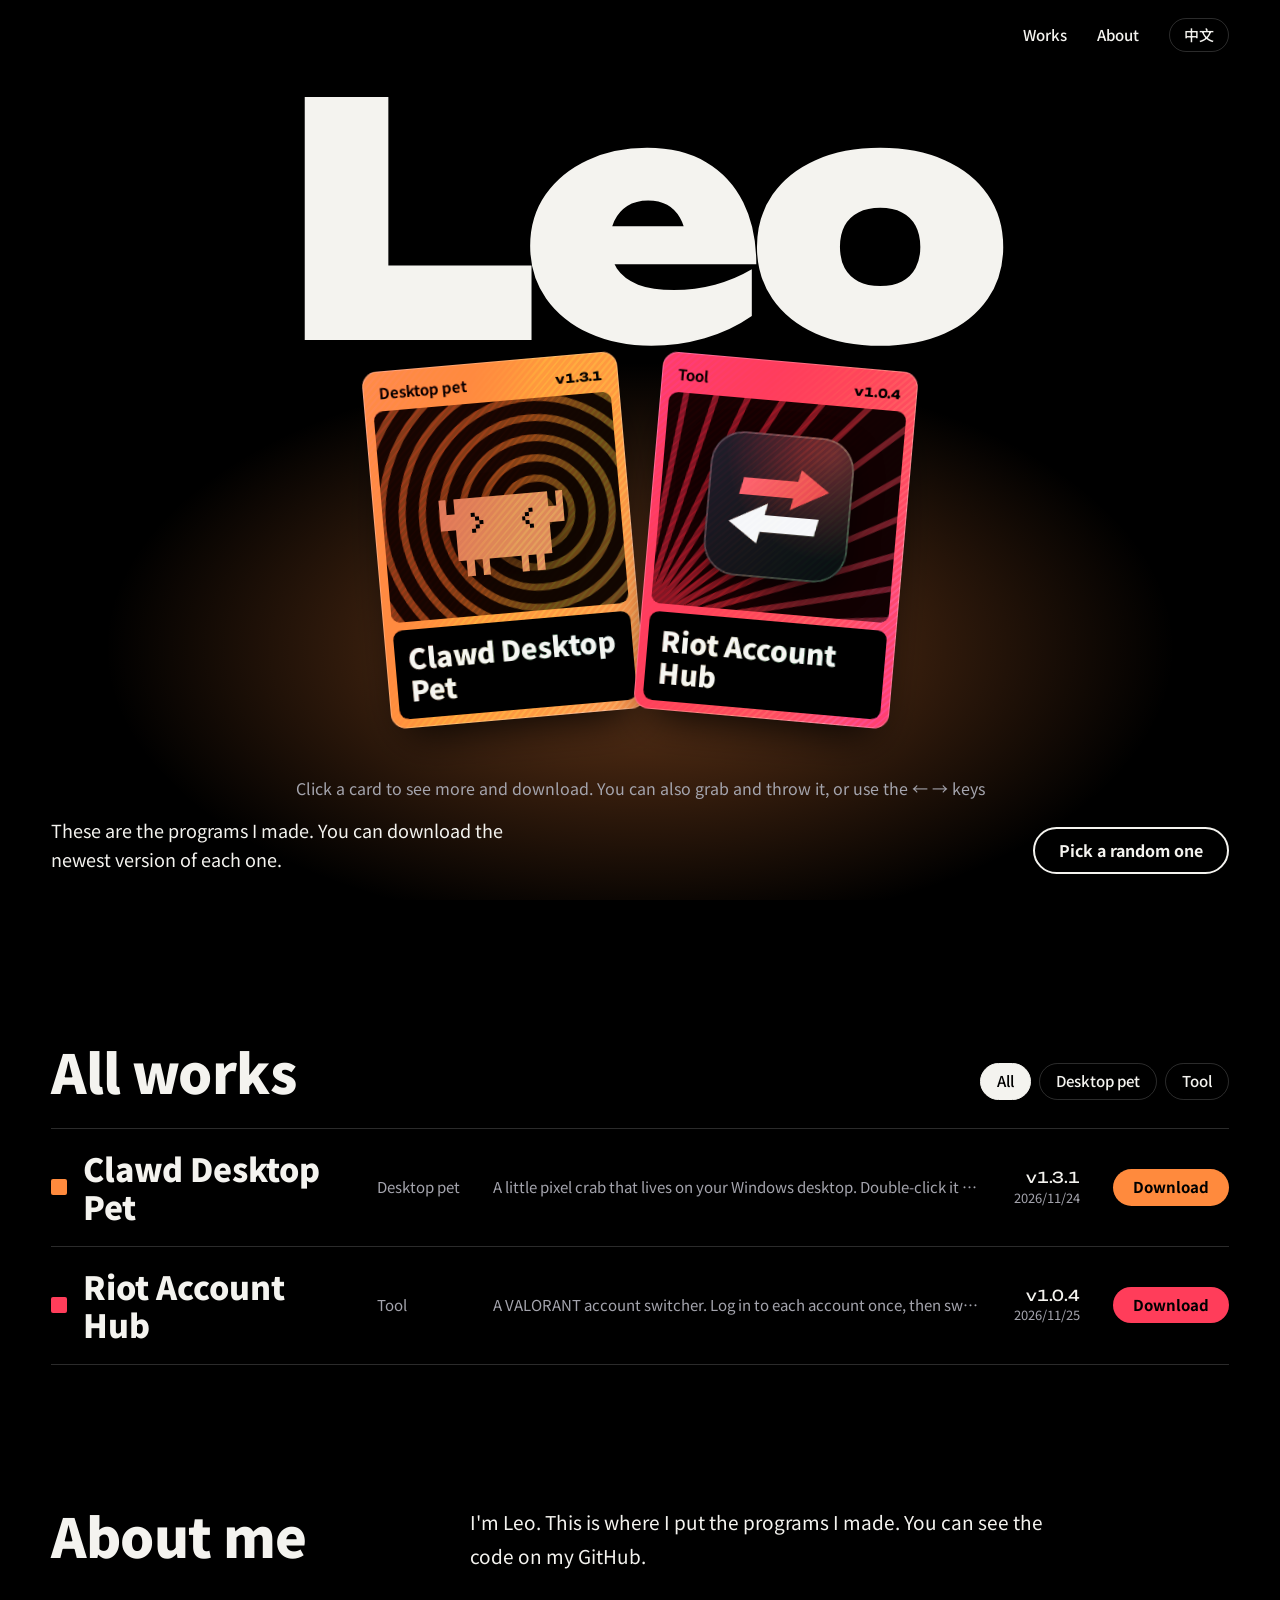
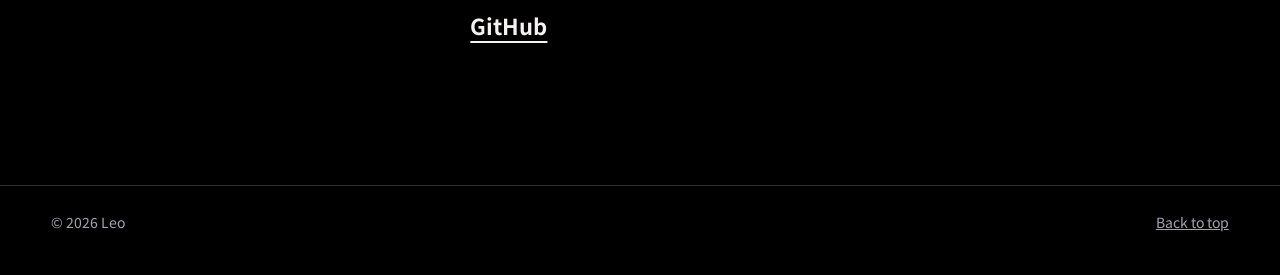
<file: index.html>
<!doctype html>
<html lang="zh-Hant">
<head>
  <meta charset="utf-8">
  <meta name="viewport" content="width=device-width, initial-scale=1">
  <title>作品集</title>
  <meta name="description" content="個人作品集：每個作品的介紹和最新版下載。">
  <link rel="preconnect" href="https://fonts.googleapis.com">
  <link rel="preconnect" href="https://fonts.gstatic.com" crossorigin>
  <link href="https://fonts.googleapis.com/css2?family=Noto+Sans+TC:wght@400..900&family=Unbounded:wght@200..900&display=swap" rel="stylesheet">
  <!-- 後面的 ?v=數字：改了 style.css、data.js 或 site.js 之後，把那一行的數字加 1，大家的瀏覽器才會馬上拿到新的檔案 -->
  <link rel="stylesheet" href="css/style.css?v=6">
  <script src="data.js?v=6" defer blocking="render"></script>
  <script src="js/site.js?v=6" defer blocking="render"></script>
</head>
<body>

  <p class="demo" id="demo" hidden></p>

  <!-- 首頁和作品頁都在這個檔案裡。網址後面有 #作品代號 的時候顯示作品頁，沒有就顯示首頁 -->

  <!-- 首頁 -->
  <div class="view" data-view="home">
    <header class="hero" id="top">
      <nav class="top">
        <span></span>
        <div class="top__links">
          <a href="#works" data-t="navWorks">作品</a>
          <a href="#about" data-t="navAbout">關於</a>
          <button class="lang" type="button">English</button>
        </div>
      </nav>

      <h1 class="hero__name" id="name"></h1>

      <div class="hand" id="hand"></div>

      <p class="hero__cap" id="cap"></p>

      <div class="hero__foot">
        <p class="hero__intro" id="intro"></p>
        <button class="draw" id="draw" type="button" data-t="draw">隨機抽一張</button>
      </div>
    </header>

    <main>
      <section class="index" id="works">
        <div class="index__head">
          <h2 data-t="allWorks">全部作品</h2>
          <div class="chips" id="chips"></div>
        </div>
        <ul class="rows" id="rows"></ul>
      </section>

      <section class="about" id="about">
        <h2 data-t="aboutMe">關於我</h2>
        <div class="about__text" id="aboutText"></div>
      </section>
    </main>
  </div>

  <!-- 作品頁 -->
  <div class="view" data-view="work" hidden>
    <header class="top top--bar">
      <a class="top__home" href="#top" id="home"></a>
      <nav class="top__links">
        <a href="#works" data-t="allWorks">全部作品</a>
        <a href="#about" data-t="navAbout">關於</a>
        <button class="lang" type="button">English</button>
      </nav>
    </header>

    <main id="app"></main>
  </div>

  <footer class="foot" id="foot"></footer>

  <noscript><p class="none">這個網站需要開啟 JavaScript 才看得到內容。</p></noscript>
</body>
</html>
</file>
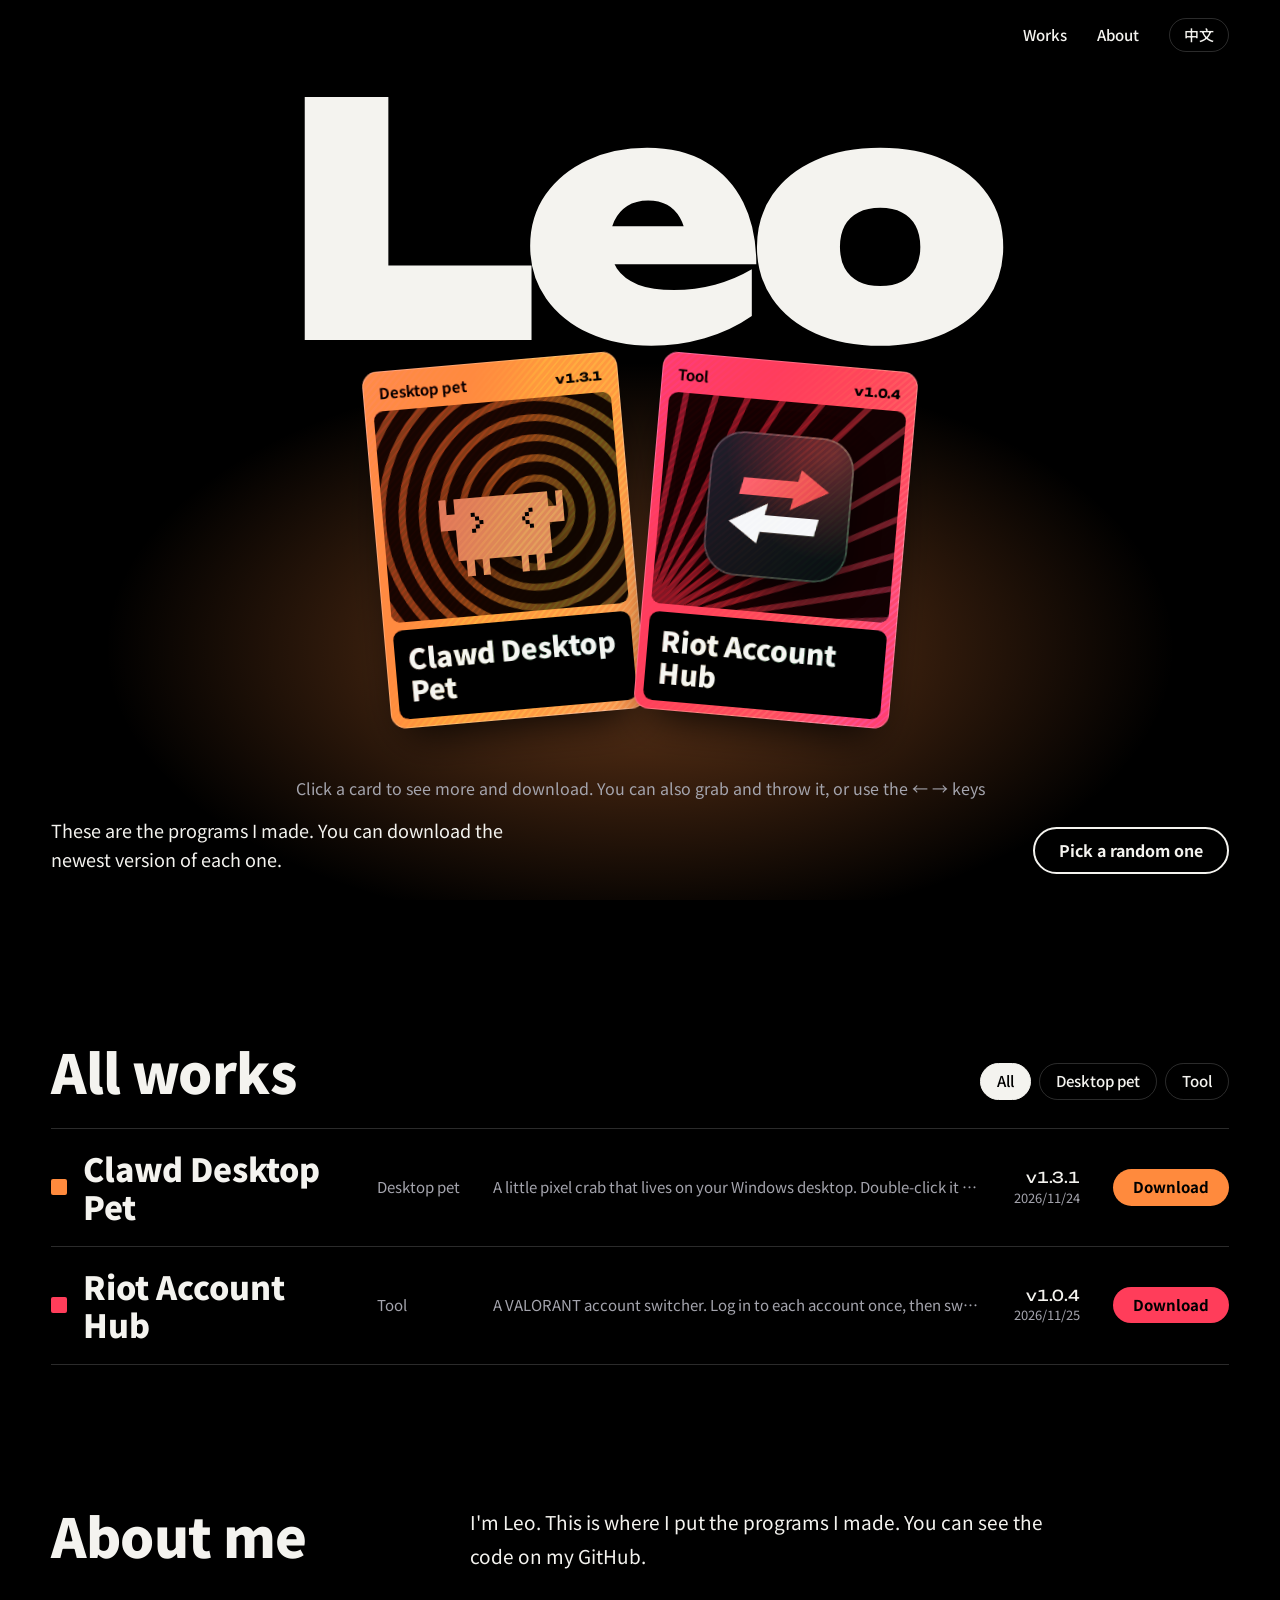
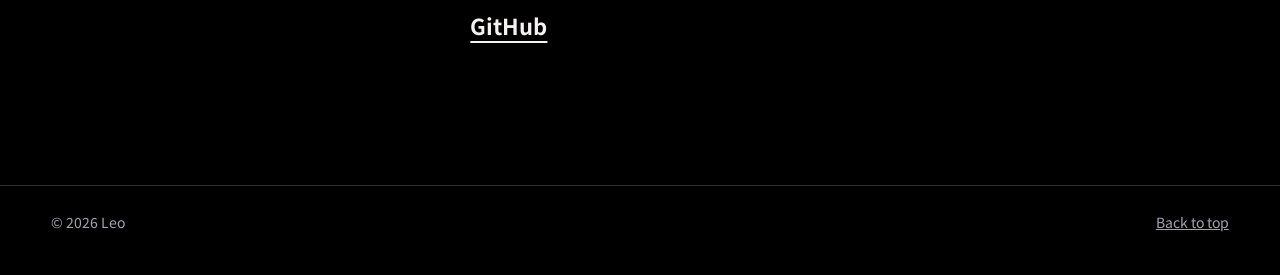
<file: work.html>
<!doctype html>
<html lang="zh-Hant">
<head>
  <meta charset="utf-8">
  <meta name="viewport" content="width=device-width, initial-scale=1">
  <title>作品</title>
  <script>
    // 作品頁現在放在 index.html 裡了。
    // 舊的網址（work.html?id=作品代號）會自動轉到新的網址（index.html#作品代號）。
    var id = new URLSearchParams(location.search).get("id");
    location.replace("./" + (id ? "#" + encodeURIComponent(id) : ""));
  </script>
</head>
<body style="margin:0;padding:40px 20px;background:#000;color:#f4f3ef;font-family:sans-serif">
  <p><a href="./" style="color:inherit">回首頁 / Home</a></p>
</body>
</html>
</file>
<file: css/style.css>
/* ============================================================
   整個網站的外觀。平常不用改這個檔案。
   想換顏色的話，改 data.js 裡每個作品的 color 就好。
   ============================================================ */

@property --c    { syntax: "<color>"; inherits: true; initial-value: #ffffff; }

*, *::before, *::after { box-sizing: border-box; }
[hidden] { display: none !important; }

:root {
  --bg: #000000;
  --ink: #f4f3ef;
  --dim: #a4a4ad;
  --line: rgb(255 255 255 / .17);
  --c: #ffffff;
  --on-c: #000000;
  --display: "Unbounded", "Noto Sans TC", "PingFang TC", "Microsoft JhengHei", sans-serif;
  --text: "Noto Sans TC", "PingFang TC", "Microsoft JhengHei", system-ui, sans-serif;
  --gutter: clamp(16px, 4vw, 56px);
  --ease: cubic-bezier(.2, .8, .2, 1);
  color-scheme: dark;
}

html { -webkit-text-size-adjust: 100%; scroll-behavior: smooth; }

body {
  margin: 0;
  background: var(--bg);
  color: var(--ink);
  font: 400 17px/1.75 var(--text);
  overflow-x: clip;
  -webkit-font-smoothing: antialiased;
}

h1, h2, p, ul, ol { margin: 0; }
a { color: inherit; }
button { font: inherit; }
img { max-width: 100%; }

:focus-visible { outline: 3px solid var(--ink); outline-offset: 4px; border-radius: 6px; }

.num { font-family: var(--display); font-variant-numeric: tabular-nums; letter-spacing: -.02em; }
.sr  { position: absolute; width: 1px; height: 1px; overflow: hidden; clip-path: inset(50%); white-space: nowrap; }

main h2 {
  font-size: clamp(30px, 4.2vw, 56px);
  font-weight: 900;
  line-height: 1.1;
  letter-spacing: -.01em;
}

/* ---------- 範例資料提示 ---------- */

.demo {
  background: var(--ink);
  color: #000;
  font-size: 14px;
  font-weight: 500;
  line-height: 1.5;
  text-align: center;
  padding: 7px var(--gutter);
}

/* ---------- 最上面的選單 ---------- */

.top {
  display: flex;
  justify-content: space-between;
  align-items: center;
  gap: 16px;
  padding: 18px 0;
  font-size: 15px;
  font-weight: 500;
}
.top--bar { padding-inline: var(--gutter); }
.top__links { display: flex; align-items: center; gap: clamp(14px, 2.4vw, 30px); }
.top a { text-decoration: none; }
.top a:hover {
  text-decoration: underline;
  text-decoration-thickness: 2px;
  text-underline-offset: 6px;
  text-decoration-color: var(--c);
}
.top__home { font: 700 18px/1 var(--display); letter-spacing: -.03em; }

.lang {
  color: inherit;
  background: none;
  border: 1.5px solid var(--line);
  border-radius: 999px;
  padding: 3px 14px;
  cursor: pointer;
}
@media (hover: hover) { .lang:hover { border-color: var(--ink); } }

/* 手指比較好點：把可以點的範圍加大一圈，外觀不變 */
.top a, .lang, .foot a, .ver__dl, .work__src a { position: relative; }
.top a::after, .lang::after, .foot a::after, .ver__dl::after, .work__src a::after {
  content: "";
  position: absolute;
  inset: -10px -6px;
}

/* ---------- 首頁第一個畫面 ---------- */

.hero {
  position: relative;
  z-index: 2;
  isolation: isolate;
  display: grid;
  grid-template-rows: auto auto 1fr auto auto;
  min-height: 100svh;
  padding: 0 var(--gutter) 26px;
  transition: --c .7s;
}
.hero::before,
.hero::after {
  content: "";
  position: absolute;
  inset: 0;
  z-index: -1;
  pointer-events: none;
}
/* 卡片下面那一灘光：顏色跟著選到的作品變 */
.hero::before {
  background: radial-gradient(58% 44% at 50% 72%, color-mix(in oklab, var(--c) 42%, transparent), transparent 72%);
}
/* 跟著游標走的光 */
.hero::after {
  background: radial-gradient(360px circle at var(--mx, 50%) var(--my, -500px), color-mix(in oklab, var(--c) 22%, transparent), transparent 70%);
}

.hero__name {
  font: 900 clamp(72px, 24vw, 330px)/.84 var(--display);
  letter-spacing: -.05em;
  text-align: center;
  white-space: nowrap;
  margin-top: .04em;
  user-select: none;
  -webkit-user-select: none;
}
.hero__chars { display: inline-block; }
.ch { display: inline-block; transition: font-weight .35s ease-out; }

.hero__cap {
  min-height: 1.75em;
  margin-top: 2px;
  text-align: center;
  font-size: 16px;
  color: var(--dim);
}
.hero__cap b { margin-right: .7em; font-weight: 900; color: var(--c); }

/* 手機上的小圓點：每個作品一顆，現在看到的那顆會變長、變成它的顏色 */
.dots { display: flex; justify-content: center; gap: 8px; margin-bottom: 10px; }
.dots i {
  width: 8px;
  height: 8px;
  border-radius: 99px;
  background: rgb(255 255 255 / .3);
  transition: width .3s var(--ease), background-color .3s;
}
.dots i.is-on { width: 26px; background: var(--c); }

.hero__foot {
  display: flex;
  justify-content: space-between;
  align-items: end;
  gap: 24px;
  margin-top: 14px;
}
.hero__intro { max-width: 26em; font-size: 18px; line-height: 1.6; }

.draw {
  flex: none;
  color: var(--ink);
  background: none;
  border: 2px solid var(--ink);
  border-radius: 999px;
  padding: 11px 24px;
  font-size: 16px;
  font-weight: 700;
  line-height: 1.3;
  cursor: pointer;
  transition: background-color .2s, color .2s;
}
/* 滑鼠移上去才變色。觸控螢幕點完不會一直卡在變色的樣子 */
@media (hover: hover) { .draw:hover { background: var(--ink); color: #000; } }
.draw:active { background: var(--ink); color: #000; }
.draw:disabled { opacity: .45; cursor: default; }

/* ---------- 卡片 ---------- */

.card {
  position: relative;
  isolation: isolate;
  display: grid;
  grid-template-rows: auto 1fr auto;
  gap: .7em;
  width: var(--w, 220px);
  aspect-ratio: 5 / 7;
  padding: .8em;
  font-size: calc(var(--w, 220px) / 22);
  line-height: 1.2;
  text-align: left;
  background: var(--c);
  color: var(--on-c);
  border-radius: 1.3em;
  overflow: hidden;
  box-shadow: 0 2em 3.4em -1.4em rgb(0 0 0 / .9), inset 0 0 0 1px rgb(255 255 255 / .22);
}

.card__top {
  display: flex;
  justify-content: space-between;
  align-items: baseline;
  gap: 1em;
  padding: .15em .45em 0;
  font-size: 1.3em;
  font-weight: 700;
}
.card__top .num { font-size: .82em; font-weight: 700; }

.card__art {
  position: relative;
  min-height: 0;
  overflow: hidden;
  border-radius: .8em;
  background: color-mix(in oklab, var(--c) 18%, #000);
}
.card__art svg,
.card__art img {
  position: absolute;
  inset: 0;
  width: 100%;
  height: 100%;
  max-width: none;
  object-fit: cover;
}
.card__art svg { color: color-mix(in oklab, var(--c) 55%, #000); }
/* 作品自己的圖示，放在卡片中間 */
.card__art .card__icon {
  inset: 15%;
  width: 70%;
  height: 70%;
  object-fit: contain;
  filter: drop-shadow(0 .8em 1.2em rgb(0 0 0 / .55));
}
.is-pixel { image-rendering: pixelated; }
.card__glyph {
  position: absolute;
  right: -.02em;
  bottom: -.17em;
  font: 900 15em/1 var(--display);
  color: var(--c);
}

.card__body {
  padding: 1em 1.1em 1.15em;
  border-radius: .8em;
  background: #000;
  color: var(--ink);
}
.card__title { font-size: 2.1em; font-weight: 900; line-height: 1.15; }
.card__sum {
  display: -webkit-box;
  -webkit-box-orient: vertical;
  -webkit-line-clamp: 2;
  overflow: hidden;
  margin-top: .35em;
  font-size: 1.25em;
  line-height: 1.5;
  color: var(--dim);
}

/* 卡背：洗牌的時候看到的那一面 */
.card__back {
  position: absolute;
  inset: 0;
  z-index: 1;
  display: grid;
  place-items: center;
  border-radius: inherit;
  background:
    repeating-linear-gradient(45deg, rgb(255 255 255 / .13) 0 2px, transparent 2px 13px),
    repeating-linear-gradient(-45deg, rgb(255 255 255 / .13) 0 2px, transparent 2px 13px),
    #000;
  box-shadow: inset 0 0 0 .75em #000, inset 0 0 0 .9em var(--ink);
  opacity: 0;
  pointer-events: none;
}
.card__back span {
  padding: .06em .22em .1em;
  border-radius: .16em;
  background: #000;
  font: 900 10em/1 var(--display);
  color: var(--ink);
}

/* 反光：彩虹箔 + 一道亮光，位置跟著游標 */
.card__foil,
.card__glare {
  position: absolute;
  inset: 0;
  z-index: 2;
  border-radius: inherit;
  pointer-events: none;
  transition: opacity .3s;
}
.card__foil {
  background-image: repeating-linear-gradient(
    112deg,
    #ff2a6d 0%, #ffc531 7%, #37ff8b 14%, #2ee6ff 21%, #5b5bff 28%, #ff36d0 35%, #ff2a6d 42%
  );
  background-size: 280% 280%;
  background-position: calc(var(--px, 50) * 1%) calc(var(--py, 50) * 1%);
  -webkit-mask-image: repeating-linear-gradient(-45deg, #000 0 2px, rgb(0 0 0 / .45) 2px 5px);
          mask-image: repeating-linear-gradient(-45deg, #000 0 2px, rgb(0 0 0 / .45) 2px 5px);
  mix-blend-mode: color-dodge;
  filter: brightness(.62) contrast(1.35);
  opacity: calc(.3 + var(--active, 0) * .55);
}
.card__glare {
  background: radial-gradient(
    circle at calc(var(--px, 50) * 1%) calc(var(--py, 50) * 1%),
    rgb(255 255 255 / .85), rgb(255 255 255 / 0) 62%
  );
  mix-blend-mode: overlay;
  opacity: var(--active, 0);
}

/* 手牌裡的每一格。不管螢幕大小，卡片本身的動作都寫在這裡 */
.slot {
  display: block;
  width: var(--w);
  border-radius: calc(var(--w) * .06);
  color: inherit;
  text-decoration: none;
  user-select: none;
  -webkit-user-select: none;
  -webkit-tap-highlight-color: transparent;
}
.slot .card,
.solo .card {
  transform:
    translateY(calc(var(--active, 0) * var(--lift, 0px)))
    rotate(calc(var(--i, 0) * var(--angle, 0deg) * var(--active, 0) * -1))
    scale(calc(1 + var(--active, 0) * var(--grow, 0)))
    perspective(900px)
    rotateX(var(--rx, 0deg))
    rotateY(var(--ry, 0deg));
  transition: transform .45s var(--ease);
}
.slot:hover .card,
.solo:hover .card { transition-duration: .16s; }

/* 用鍵盤選到的時候，框框畫在卡片上（卡片會抬起來，框要跟著走） */
.slot:focus-visible { outline: none; }
.slot:focus-visible .card { outline: 3px solid var(--ink); outline-offset: 4px; }

.is-drag { cursor: grabbing; }
.is-drag .card,
.is-spring .card { transition: none; }
.hand.is-static .slot,
.hand.is-static .card { transition: none !important; }

/* 隨機抽一張（洗牌）：動作本身寫在 site.js 的 draw()，這裡只是讓它跑得順。
   洗牌的時候先把反光關掉（反光很吃效能），卡片各自一層，交給顯示卡畫 */
.hand.is-drawing .slot { --active: 0; pointer-events: none; will-change: transform; }
.hand.is-drawing .card { will-change: transform; }
.hand.is-drawing .card__foil,
.hand.is-drawing .card__glare { opacity: 0; visibility: hidden; transition: opacity .15s, visibility 0s .15s; }

@keyframes pop { 50% { scale: 1.07; } }
.slot.is-pop .card { animation: pop .5s var(--ease); }

/* 寬螢幕：卡片攤成一手牌 */
@media (min-width: 721px) {
  /* 卡片大小看螢幕寬度；螢幕很矮的時候（手機橫拿）再縮小一點，才不會被切掉 */
  .hand {
    --w: min(clamp(170px, 16.5vw, 244px), max(120px, 40svh));
    position: relative;
    z-index: 1;
    align-self: end;
    height: calc(var(--w) * 1.4 + 100px);
    margin-top: calc(var(--w) * -.34);
  }
  .hand.is-few { --w: min(clamp(200px, 20vw, 290px), max(130px, 46svh)); }
  .slot {
    --lift: -36px;
    --grow: .07;
    position: absolute;
    left: 50%;
    bottom: 56px;
    z-index: calc(10 + var(--n));
    margin-left: calc(var(--w) / -2);
    transform-origin: 50% 100%;
    transform:
      translate(
        calc(var(--i) * var(--spread, 0px) + var(--push, 0px) + var(--dx, 0px)),
        calc(var(--i) * var(--i) * var(--drop, 0px) + var(--dy, 0px))
      )
      rotate(calc(var(--i) * var(--angle, 0deg) + var(--dr, 0deg)));
    transition: transform .5s var(--ease);
    touch-action: pan-y;
    cursor: grab;
  }
  .slot:hover,
  .slot:focus-visible,
  .slot.is-picked,
  .slot.is-drag,
  .slot.is-spring { --active: 1; z-index: 100; }
  .slot.is-drag { z-index: 200; cursor: grabbing; }
  .slot.is-drag,
  .slot.is-spring { transition: none; }

  /* 進場：第一次是從畫面下面發牌，之後回首頁是從中間攤開 */
  .hand:not(.is-dealt) .slot { transform: translate(0, 90vh) rotate(0deg); }
  .hand.is-dealing .slot { transition-duration: .9s; transition-delay: calc(var(--n) * 80ms); }
  .hand.is-closed .slot { transform: translate(0, 0) rotate(0deg); }

  /* 點了一張卡：其他的掉下去（選到的那張會直接飛到作品頁，寫在最下面的「換畫面」） */
  .hand.is-leaving .slot {
    transform: translate(calc(var(--i) * var(--spread, 0px) * 1.5), 110vh) rotate(calc(var(--i) * 16deg));
    transition: transform .5s cubic-bezier(.5, 0, .9, .45);
    pointer-events: none;
  }
  .slot.is-fly { z-index: 300; }

  /* 手牌上的卡片比較小，只放名稱；一句話介紹會顯示在卡片下面 */
  .hand .card__sum { display: none; }
  .hand .card__title { font-size: 2.4em; }

  .demo:not([hidden]) + .view .hero { min-height: calc(100svh - 35px); }
}

/* 平板直拿：螢幕又高又窄，卡片放大一點，放在名字和下面文字的正中間 */
@media (min-width: 721px) and (orientation: portrait) {
  .hand { --w: clamp(170px, 22vw, 244px); align-self: center; }
  .hand.is-few { --w: clamp(200px, 32vw, 290px); }
}

/* 窄螢幕（手機）：卡片排成一排，左右滑 */
@media (max-width: 720px) {
  .hero { display: block; min-height: 0; padding-bottom: 34px; }
  .hand {
    --w: min(64vw, 300px);
    display: flex;
    gap: 14px;
    margin: 20px calc(var(--gutter) * -1) 0;
    padding: 14px calc(50vw - var(--w) / 2) 24px;
    overflow-x: auto;
    scroll-snap-type: x mandatory;
    scrollbar-width: none;
  }
  .hand::-webkit-scrollbar { display: none; }
  .slot { flex: none; scroll-snap-align: center; }
  .slot.is-center { --active: .85; }
  .hero__cap { min-height: 0; margin-top: 0; font-size: 15px; line-height: 1.6; }
  .hero__foot { flex-direction: column; align-items: start; margin-top: 22px; }
}

/* ---------- 全部作品（清單） ---------- */

.index { padding: clamp(72px, 11vw, 150px) var(--gutter) 0; }
.index__head {
  display: flex;
  flex-wrap: wrap;
  justify-content: space-between;
  align-items: end;
  gap: 16px 32px;
  margin-bottom: 28px;
}

.chips { display: flex; flex-wrap: wrap; gap: 8px; }
.chip {
  color: var(--ink);
  background: none;
  border: 1.5px solid var(--line);
  border-radius: 999px;
  padding: 6px 16px;
  font-size: 15px;
  font-weight: 500;
  line-height: 1.5;
  cursor: pointer;
}
@media (hover: hover) { .chip:hover { border-color: var(--ink); } }
.chip[aria-pressed="true"] { background: var(--ink); border-color: var(--ink); color: #000; }

.rows {
  display: grid;
  grid-template-columns: minmax(0, 1.2fr) auto minmax(0, 2fr) auto auto;
  column-gap: clamp(16px, 2.6vw, 40px);
  padding: 0;
  list-style: none;
  border-top: 1px solid var(--line);
}
.row {
  position: relative;
  display: grid;
  grid-column: 1 / -1;
  grid-template-columns: subgrid;
  align-items: center;
  padding: 20px 0;
  border-bottom: 1px solid var(--line);
}
.row__link {
  display: flex;
  align-items: center;
  gap: .5em;
  font-size: clamp(22px, 2.5vw, 34px);
  font-weight: 900;
  line-height: 1.2;
  text-decoration: none;
  transition: color .15s;
}
.row__link::before {
  content: "";
  flex: none;
  width: .5em;
  height: .5em;
  border-radius: 2px;
  background: var(--c);
  transition: transform .25s var(--ease);
}
.row__link::after { content: ""; position: absolute; inset: 0; }
@media (hover: hover) {
  .row:hover .row__link { color: var(--c); }
  .row:hover .row__link::before { transform: scale(1.5) rotate(45deg); }
}
.row__type,
.row__sum { font-size: 15px; color: var(--dim); }
.row__sum { overflow: hidden; white-space: nowrap; text-overflow: ellipsis; }
.row__ver { display: grid; justify-items: end; font-size: 15px; line-height: 1.35; }
.row__ver time { font-size: 13px; color: var(--dim); }
.row__dl {
  position: relative;
  z-index: 1;
  padding: 7px 20px;
  border-radius: 999px;
  background: var(--c);
  color: var(--on-c);
  font-size: 15px;
  font-weight: 700;
  line-height: 1.5;
  text-decoration: none;
  transition: transform .15s;
}
@media (hover: hover) { .row__dl:hover { transform: scale(1.07); } }
.row__dl:active { transform: scale(.96); }

@media (max-width: 720px) {
  .chip { padding: 8px 16px; }
  .row__dl { padding: 9px 22px; }
  .rows { display: block; }
  .row {
    grid-template-columns: minmax(0, 1fr) auto;
    grid-template-areas: "name dl" "sum sum" "type ver";
    gap: 6px 14px;
  }
  .row__link { grid-area: name; }
  .row__dl   { grid-area: dl; justify-self: end; }
  .row__sum  { grid-area: sum; white-space: normal; }
  .row__type { grid-area: type; }
  .row__ver  { grid-area: ver; justify-self: end; display: flex; align-items: baseline; gap: 10px; }
}

/* ---------- 關於我 ---------- */

.about {
  display: grid;
  grid-template-columns: minmax(0, 1fr) minmax(0, 2fr);
  gap: 24px 40px;
  padding: clamp(72px, 11vw, 150px) var(--gutter);
}
.about__text p { max-width: 32em; font-size: 19px; }
.about__text p + p { margin-top: 1em; }
.links {
  display: flex;
  flex-wrap: wrap;
  gap: 8px 30px;
  margin-top: 34px;
  padding: 0;
  list-style: none;
  font-size: 22px;
  font-weight: 700;
}
.links a { text-decoration-thickness: 2px; text-underline-offset: 6px; }
.links a:hover { text-decoration-color: transparent; }

@media (max-width: 720px) {
  .about { grid-template-columns: minmax(0, 1fr); }
}

/* ---------- 頁尾 ---------- */

.foot {
  display: flex;
  justify-content: space-between;
  gap: 16px;
  padding: 24px var(--gutter) 40px;
  border-top: 1px solid var(--line);
  font-size: 14px;
  color: var(--dim);
}

/* ---------- 作品頁：上半部 ---------- */

.work {
  position: relative;
  isolation: isolate;
  display: grid;
  grid-template-columns: auto minmax(0, 1fr);
  align-items: center;
  gap: clamp(32px, 6vw, 100px);
  padding: clamp(24px, 4vw, 60px) var(--gutter) clamp(56px, 7vw, 100px);
}
.work::before {
  content: "";
  position: absolute;
  inset: -80px 0 0;
  z-index: -1;
  pointer-events: none;
  background: radial-gradient(46% 62% at 20% 52%, color-mix(in oklab, var(--c) 40%, transparent), transparent 72%);
}
.work__card { --w: clamp(230px, 27vw, 380px); }

/* 進到作品頁：卡片落下來，文字跟著浮上來 */
@keyframes land { from { opacity: 0; transform: translateY(46px) scale(.9) rotate(-5deg); } }
@keyframes rise { from { opacity: 0; transform: translateY(20px); } }
.is-enter .work__card { animation: land .7s var(--ease) both; }
.is-enter .work__info { animation: rise .6s .14s var(--ease) both; }

.solo {
  position: relative;
  z-index: 2;
  width: var(--w);
  border-radius: calc(var(--w) * .06);
  transform: translate(var(--dx, 0px), var(--dy, 0px)) rotate(var(--dr, 0deg));
  touch-action: pan-y;
  cursor: grab;
  user-select: none;
  -webkit-user-select: none;
}
.solo:hover,
.solo.is-drag,
.solo.is-spring { --active: 1; }
.solo.is-drag { cursor: grabbing; }

.work__kind { margin-bottom: 8px; color: var(--dim); }
.work h1 {
  font-size: clamp(40px, 7vw, 104px);
  font-weight: 900;
  line-height: 1.06;
  letter-spacing: -.01em;
  text-wrap: balance;
}
.work__sum { max-width: 28em; margin-top: 18px; font-size: clamp(19px, 2vw, 24px); line-height: 1.6; }

.dl { display: flex; flex-wrap: wrap; align-items: center; gap: 12px 24px; margin-top: 36px; }
.dl__btn {
  display: inline-flex;
  align-items: baseline;
  gap: .5em;
  padding: 16px 36px;
  border-radius: 999px;
  background: var(--c);
  color: var(--on-c);
  font-size: 22px;
  font-weight: 900;
  line-height: 1.3;
  text-decoration: none;
  transition: transform .15s, box-shadow .25s;
}
.dl__btn .num { font-size: .8em; font-weight: 700; }
@media (hover: hover) { .dl__btn:hover { transform: translateY(-2px); box-shadow: 0 12px 44px -10px var(--c); } }
.dl__btn:active { transform: translateY(1px); }
.dl__meta,
.dl__none { font-size: 15px; color: var(--dim); }
.dl__none { margin-top: 36px; }
.dl__upd { margin-top: 14px; font-size: 15px; line-height: 1.7; color: var(--dim); }
.dl__upd a { color: inherit; font-weight: 700; text-underline-offset: 4px; }
.dl__upd a:hover { color: var(--c); }
.dl__updhint { font-size: 14px; }
.work__src { margin-top: 18px; font-size: 15px; }
.work__src a { color: var(--dim); text-underline-offset: 4px; }
.work__src a:hover { color: var(--ink); }

@media (max-width: 720px) {
  .work { grid-template-columns: minmax(0, 1fr); justify-items: start; }
  .work::before { background: radial-gradient(90% 40% at 40% 26%, color-mix(in oklab, var(--c) 40%, transparent), transparent 72%); }
  .work__card { --w: min(62vw, 280px); }
}

/* ---------- 作品頁：介紹、特色、安裝、更新紀錄 ---------- */

.blocks { margin: 0 var(--gutter); border-top: 1px solid var(--line); }
.block {
  display: grid;
  grid-template-columns: minmax(0, 1fr) minmax(0, 3fr);
  gap: 16px 40px;
  padding: clamp(32px, 4.5vw, 60px) 0;
  border-bottom: 1px solid var(--line);
}
.block h2 { font-size: clamp(22px, 2.3vw, 30px); line-height: 1.3; letter-spacing: 0; }
.block__body { max-width: 36em; }
.block__body--wide { max-width: none; }
.block__body p + p { margin-top: 1em; }

.feat,
.steps,
.vers { display: grid; padding: 0; list-style: none; }
.feat { gap: 10px; }
.feat li { position: relative; padding-left: 1.5em; }
.feat li::before {
  content: "";
  position: absolute;
  left: 0;
  top: .62em;
  width: .55em;
  height: .55em;
  border-radius: 2px;
  background: var(--c);
}

.steps { gap: 12px; counter-reset: step; }
.steps li { display: grid; grid-template-columns: 2.2em minmax(0, 1fr); counter-increment: step; }
.steps li::before { content: counter(step); font-family: var(--display); font-weight: 700; color: var(--c); }

.shots { display: grid; grid-template-columns: repeat(auto-fill, minmax(min(100%, 340px), 1fr)); gap: 12px; }
.shots a { display: block; border-radius: 10px; overflow: hidden; }
.shots img { display: block; width: 100%; }

/* 介紹影片：跟著畫面寬度縮放，固定 16:9，載入前先留好位置 */
.video { display: block; width: 100%; max-width: 960px; height: auto; aspect-ratio: 16 / 9; border-radius: 10px; background: #0c0f14; }
.video__note { margin-top: 10px; font-size: 15px; color: var(--dim); }

.vers { gap: 30px; }
.ver__head { display: flex; flex-wrap: wrap; align-items: baseline; gap: 4px 16px; }
.ver__head .num { font-size: 22px; font-weight: 700; }
.ver__tag {
  padding: 0 11px;
  border-radius: 999px;
  background: var(--c);
  color: var(--on-c);
  font-size: 13px;
  font-weight: 700;
}
.ver__head time { font-size: 15px; color: var(--dim); }
.ver__dl { margin-left: auto; font-size: 15px; text-underline-offset: 4px; }
.ver__dl:hover { color: var(--c); }
.ver__upd { margin-left: 16px; }
.ver__notes { margin-top: 6px; padding-left: 1.2em; }

@media (max-width: 720px) {
  .block { grid-template-columns: minmax(0, 1fr); }
  .ver__dl { margin-left: 0; }
}

/* ---------- 作品頁：其他作品 ---------- */

.more { padding: clamp(56px, 8vw, 110px) 0 clamp(40px, 6vw, 80px); }
.more h2 { padding: 0 var(--gutter); }
.more__row {
  --w: 176px;
  display: flex;
  gap: 18px;
  padding: 34px var(--gutter) 30px;
  overflow-x: auto;
  scrollbar-width: thin;
}
.more__row a {
  flex: none;
  border-radius: calc(var(--w) * .06);
  text-decoration: none;
  transition: transform .3s var(--ease);
}
.more__row a:focus-visible { --active: 1; transform: translateY(-8px) rotate(-2deg); }
@media (hover: hover) { .more__row a:hover { --active: 1; transform: translateY(-8px) rotate(-2deg); } }
.more__row .card__sum { display: none; }
.more__row .card__title { font-size: 2.3em; }

/* ---------- 換畫面：首頁 ↔ 作品頁 ---------- */

.view { position: relative; z-index: 1; }

/* 正在離開的畫面：釘在原地淡出，新的畫面蓋在它上面 */
.view.is-out {
  position: fixed;
  left: 0;
  right: 0;
  z-index: 0;
  pointer-events: none;
}

/* 新的畫面：卡片是飛過來的，其他的東西淡進來 */
@keyframes fade { from { opacity: 0; } }
@keyframes slot-in {
  from { transform: translate(calc(var(--i) * var(--spread, 0px) * 1.5), 110vh) rotate(calc(var(--i) * 16deg)); }
}
.is-swap .top--bar,
.is-swap .blocks,
.is-swap .more,
.is-swap .none,
.is-swap .hero > .top,
.is-swap .hero__name,
.is-swap .hero__cap,
.is-swap .hero__foot,
.is-swap .index,
.is-swap .about { animation: fade .5s .08s both; }
.is-swap .work::before,
.is-swap .hero::before { animation: fade .6s both; }
.is-swap .work__info { animation: rise .6s .12s var(--ease) both; }
.is-swap .work__card,
.is-swap .slot { animation: fade .45s both; }
.is-swap.is-flying .work__card,
.is-swap .slot.is-fly { animation: none; }
@media (min-width: 721px) {
  /* 回到首頁：其他的卡片從下面飛回手牌 */
  .is-swap .slot:not(.is-fly) { animation: slot-in .55s var(--ease) both; animation-delay: calc(min(var(--n), 8) * 30ms); }
}

/* ---------- 找不到 / 沒有資料 ---------- */

.none { padding: 16vh var(--gutter); }
.none h1 { margin-bottom: 14px; font-size: clamp(34px, 5vw, 64px); font-weight: 900; line-height: 1.15; }
.none p + p { margin-top: 14px; }
.hand .none { padding: 60px 0; text-align: center; color: var(--dim); }

/* ---------- 小提示（還沒放下載連結的時候） ---------- */

.toast {
  position: fixed;
  left: 50%;
  bottom: 28px;
  z-index: 50;
  max-width: calc(100vw - 32px);
  padding: 11px 22px;
  border-radius: 999px;
  background: var(--ink);
  color: #000;
  font-size: 15px;
  font-weight: 500;
  line-height: 1.5;
  opacity: 0;
  transform: translate(-50%, 16px);
  transition: opacity .25s, transform .25s var(--ease);
  pointer-events: none;
}
.toast.is-on { opacity: 1; transform: translate(-50%, 0); }

/* ---------- 不喜歡動畫的人：關掉大部分動作 ---------- */

@media (prefers-reduced-motion: reduce) {
  html { scroll-behavior: auto; }
  *, *::before, *::after {
    animation-duration: .01ms !important;
    animation-delay: 0s !important;
    transition-duration: .01ms !important;
    transition-delay: 0s !important;
  }
}
</file>
